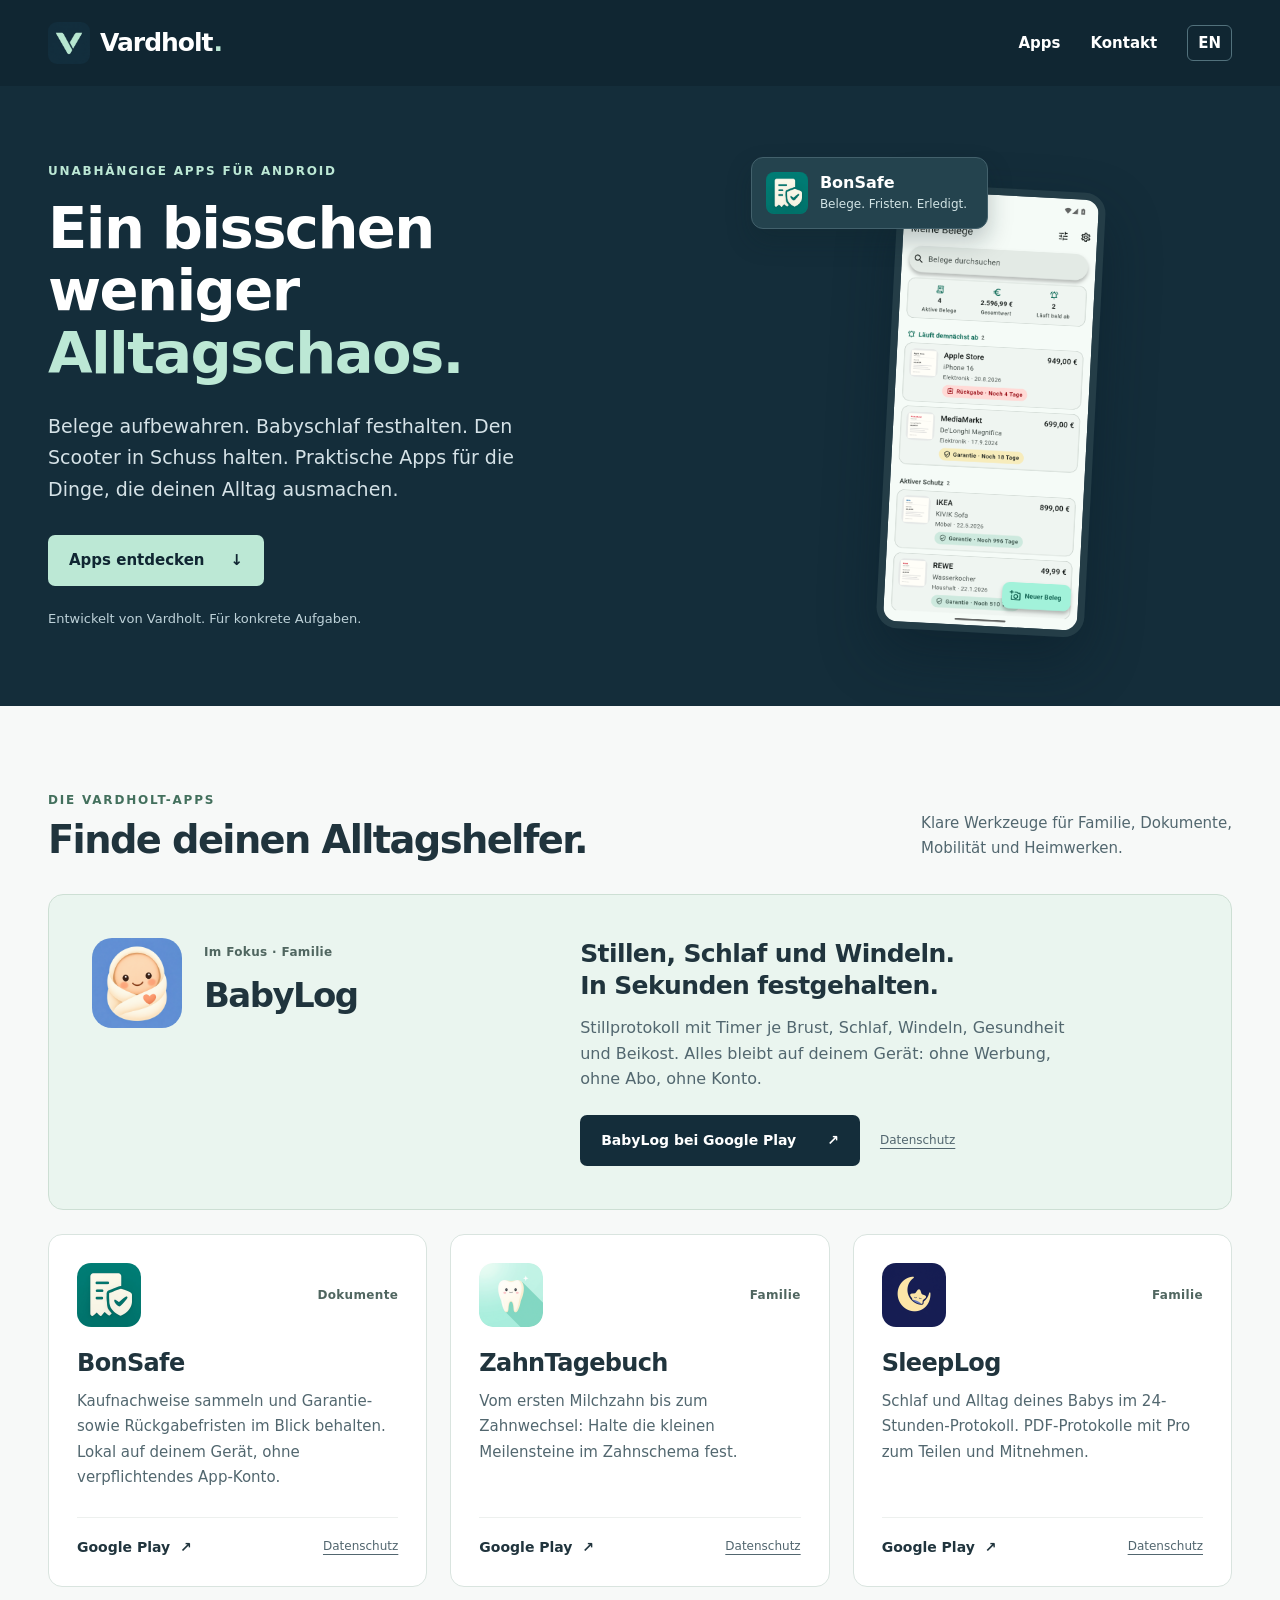
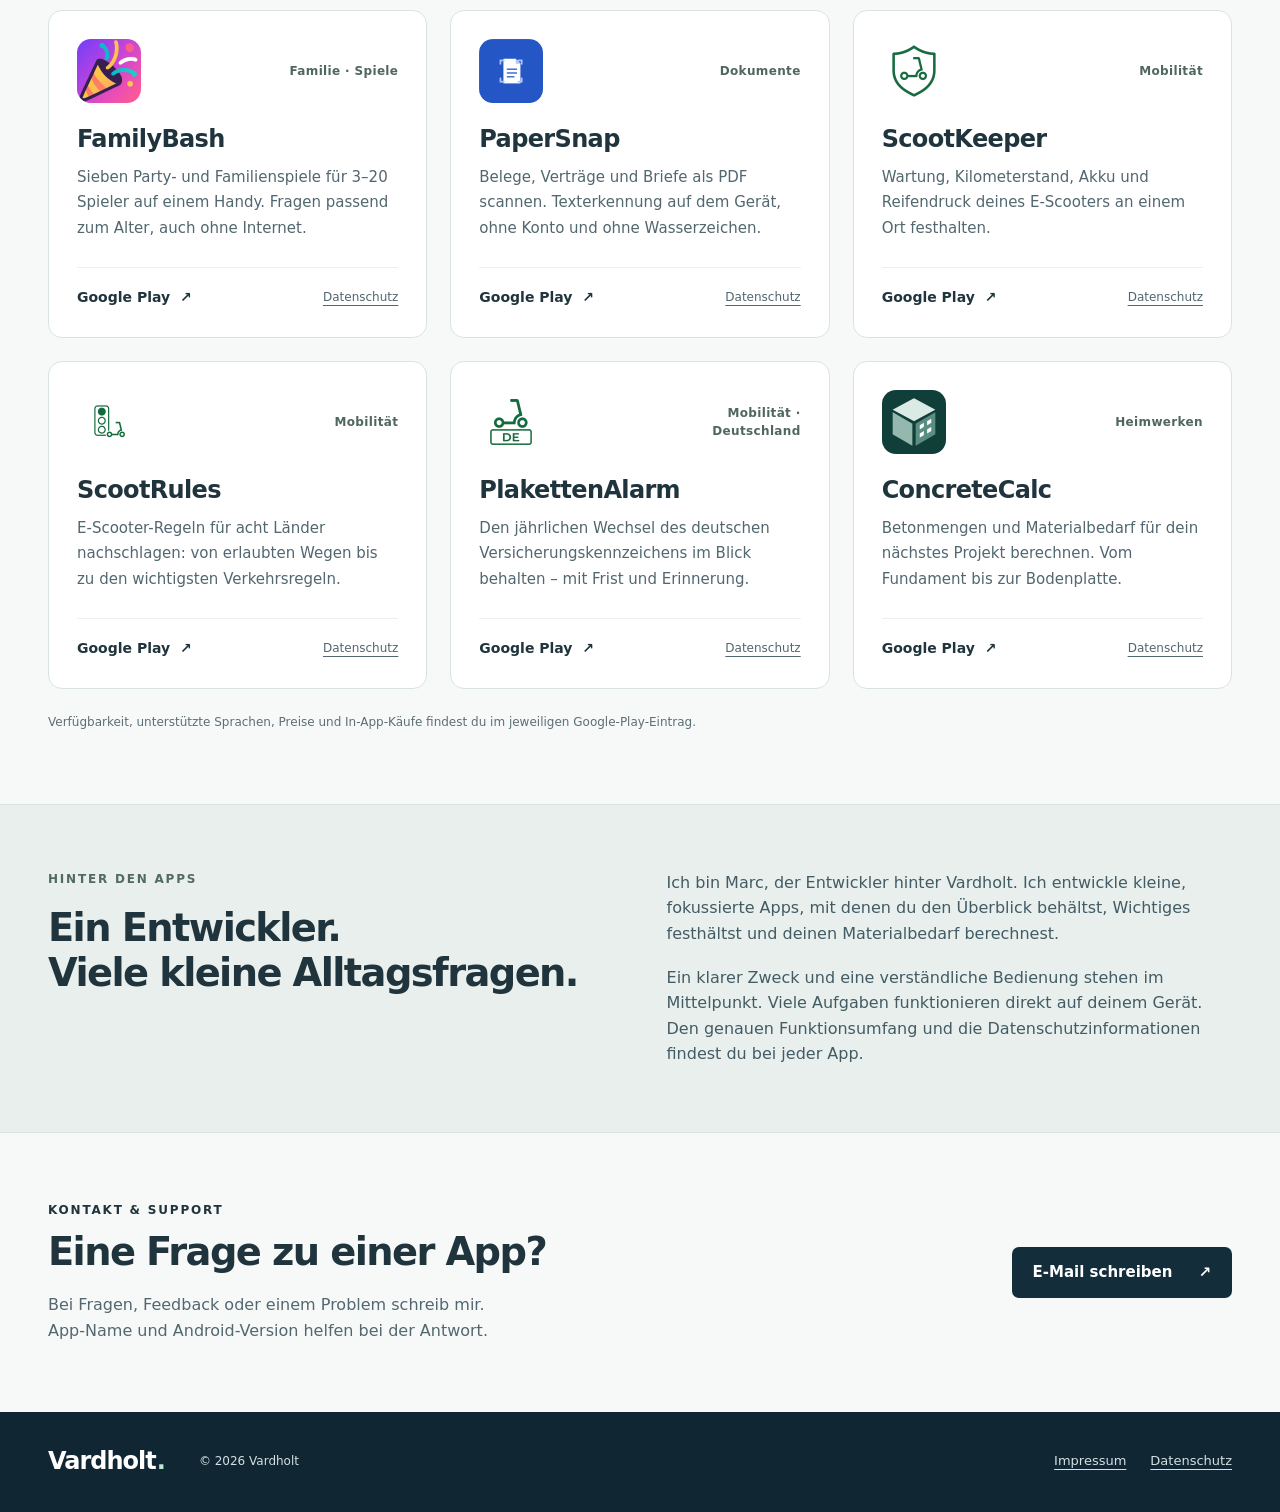
<file: index.html>
<!doctype html>
<html lang="de">
<head>
<meta charset="utf-8">
<meta name="viewport" content="width=device-width, initial-scale=1">
<meta name="color-scheme" content="light">
<meta name="theme-color" content="#142d3a">
<meta name="description" content="BabyLog, BonSafe, ZahnTagebuch, FamilyBash und mehr: unabhängige Android-Apps für Familie, Dokumente, Mobilität und Heimwerken. Offline-first, ohne Konto.">
<meta name="referrer" content="strict-origin-when-cross-origin">
<title>Vardholt – Praktische Apps für deinen Alltag</title>
<link rel="canonical" href="https://scorparc.github.io/">
<link rel="alternate" hreflang="de" href="https://scorparc.github.io/">
<link rel="alternate" hreflang="en" href="https://scorparc.github.io/en/">
<link rel="icon" type="image/png" href="assets/vardholt.png">
<link rel="stylesheet" href="style.css">
<meta property="og:type" content="website">
<meta property="og:site_name" content="Vardholt">
<meta property="og:title" content="Vardholt – Praktische Apps für deinen Alltag">
<meta property="og:description" content="BabyLog, BonSafe, ZahnTagebuch, FamilyBash und mehr: unabhängige Android-Apps für Familie, Dokumente, Mobilität und Heimwerken. Offline-first, ohne Konto.">
<meta property="og:url" content="https://scorparc.github.io/">
<script type="application/ld+json">{"@context":"https://schema.org","@graph":[{"@type":"Organization","@id":"https://scorparc.github.io/#org","name":"Vardholt","url":"https://scorparc.github.io/","logo":"https://scorparc.github.io/assets/vardholt.png","email":"vardholt@gmail.com"},{"@type":"WebSite","name":"Vardholt","url":"https://scorparc.github.io/","inLanguage":"de","publisher":{"@id":"https://scorparc.github.io/#org"}},{"@type":"ItemList","name":"Vardholt Apps","itemListElement":[{"@type":"ListItem","position":1,"item":{"@type":"MobileApplication","name":"BabyLog","operatingSystem":"Android","applicationCategory":"HealthApplication","url":"https://play.google.com/store/apps/details?id=de.babylog.app&hl=de","author":{"@id":"https://scorparc.github.io/#org"}}},{"@type":"ListItem","position":2,"item":{"@type":"MobileApplication","name":"BonSafe","operatingSystem":"Android","applicationCategory":"UtilitiesApplication","url":"https://play.google.com/store/apps/details?id=de.bonsafe.app&hl=de","author":{"@id":"https://scorparc.github.io/#org"}}},{"@type":"ListItem","position":3,"item":{"@type":"MobileApplication","name":"ZahnTagebuch","operatingSystem":"Android","applicationCategory":"HealthApplication","url":"https://play.google.com/store/apps/details?id=de.zahntagebuch.app&hl=de","author":{"@id":"https://scorparc.github.io/#org"}}},{"@type":"ListItem","position":4,"item":{"@type":"MobileApplication","name":"SleepLog","operatingSystem":"Android","applicationCategory":"HealthApplication","url":"https://play.google.com/store/apps/details?id=de.sleeplog.app&hl=de","author":{"@id":"https://scorparc.github.io/#org"}}},{"@type":"ListItem","position":5,"item":{"@type":"MobileApplication","name":"FamilyBash","operatingSystem":"Android","applicationCategory":"GameApplication","url":"https://play.google.com/store/apps/details?id=de.familybash.app&hl=de","author":{"@id":"https://scorparc.github.io/#org"}}},{"@type":"ListItem","position":6,"item":{"@type":"MobileApplication","name":"PaperSnap","operatingSystem":"Android","applicationCategory":"BusinessApplication","url":"https://play.google.com/store/apps/details?id=de.papersnap.app&hl=de","author":{"@id":"https://scorparc.github.io/#org"}}},{"@type":"ListItem","position":7,"item":{"@type":"MobileApplication","name":"ScootKeeper","operatingSystem":"Android","applicationCategory":"UtilitiesApplication","url":"https://play.google.com/store/apps/details?id=de.scootkeeper.app&hl=de","author":{"@id":"https://scorparc.github.io/#org"}}},{"@type":"ListItem","position":8,"item":{"@type":"MobileApplication","name":"ScootRules","operatingSystem":"Android","applicationCategory":"TravelApplication","url":"https://play.google.com/store/apps/details?id=de.scootrules.app&hl=de","author":{"@id":"https://scorparc.github.io/#org"}}},{"@type":"ListItem","position":9,"item":{"@type":"MobileApplication","name":"PlakettenAlarm","operatingSystem":"Android","applicationCategory":"UtilitiesApplication","url":"https://play.google.com/store/apps/details?id=de.plakettenalarm.app&hl=de","author":{"@id":"https://scorparc.github.io/#org"}}},{"@type":"ListItem","position":10,"item":{"@type":"MobileApplication","name":"ConcreteCalc","operatingSystem":"Android","applicationCategory":"UtilitiesApplication","url":"https://play.google.com/store/apps/details?id=de.concretecalc.app&hl=de","author":{"@id":"https://scorparc.github.io/#org"}}}]}]}</script>
</head>
<body>
<a class="skip-link" href="#main">Zum Inhalt</a>
<header class="site-header"><div class="wrap header-inner">
<a class="brand" href="./" aria-label="Vardholt Startseite"><img src="assets/vardholt.png" width="42" height="42" alt="">Vardholt<span class="brand-dot" aria-hidden="true">.</span></a>
<nav aria-label="Hauptnavigation"><a href="#apps">Apps</a><a href="#contact">Kontakt</a><a class="language" href="en/" lang="en" aria-label="English">EN</a></nav>
</div></header>
<main id="main">
<section class="hero"><div class="wrap hero-grid"><div class="hero-copy">
<p class="eyebrow">Unabhängige Apps für Android</p>
<h1>Ein bisschen weniger<br><span>Alltagschaos.</span></h1>
<p class="hero-intro">Belege aufbewahren. Babyschlaf festhalten. Den Scooter in Schuss halten. Praktische Apps für die Dinge, die deinen Alltag ausmachen.</p>
<a class="button button-mint" href="#apps">Apps entdecken <span aria-hidden="true">↓</span></a>
<p class="hero-note">Entwickelt von Vardholt. Für konkrete Aufgaben.</p>
</div><div class="hero-preview"><div class="preview-tag"><img src="assets/bonsafe.png" width="42" height="42" alt=""><div><strong>BonSafe</strong><span>Belege. Fristen. Erledigt.</span></div></div>
<img class="phone-screen" src="assets/bonsafe-preview.png" alt="BonSafe-Übersicht mit gespeicherten Belegen und anstehenden Garantiefristen." width="1080" height="2400" fetchpriority="high">
</div></div></section>
<section class="apps-section wrap" id="apps" aria-labelledby="apps-title"><div class="section-heading"><div><p class="eyebrow">Die Vardholt-Apps</p><h2 id="apps-title">Finde deinen Alltagshelfer.</h2></div><p>Klare Werkzeuge für Familie, Dokumente, <br>Mobilität und Heimwerken.</p></div>
<article class="featured-app"><div class="featured-identity"><img src="assets/baby-log.png" width="108" height="108" alt="" loading="lazy"><div><span class="category">Im Fokus · Familie</span><h3>BabyLog</h3></div></div>
<div class="featured-copy"><h4>Stillen, Schlaf und Windeln.<br>In Sekunden festgehalten.</h4><p>Stillprotokoll mit Timer je Brust, Schlaf, Windeln, Gesundheit und Beikost. Alles bleibt auf deinem Gerät: ohne Werbung, ohne Abo, ohne Konto.</p>
<div class="app-links"><a class="button button-dark" href="https://play.google.com/store/apps/details?id=de.babylog.app&amp;hl=de&amp;referrer=utm_source%3Dvardholt_web%26utm_medium%3Dlanding">BabyLog bei Google Play <span aria-hidden="true">↗</span></a><a class="privacy-link" href="https://scorparc.github.io/legal/babylog/datenschutz.html">Datenschutz</a></div></div></article>
<div class="app-grid"><article class="app-card"><div class="app-card-top"><img src="assets/bonsafe.png" alt="" width="68" height="68" loading="lazy"><span class="category">Dokumente</span></div><h3>BonSafe</h3><p>Kaufnachweise sammeln und Garantie- sowie Rückgabefristen im Blick behalten. Lokal auf deinem Gerät, ohne verpflichtendes App-Konto.</p><div class="app-links"><a href="https://play.google.com/store/apps/details?id=de.bonsafe.app&amp;hl=de&amp;referrer=utm_source%3Dvardholt_web%26utm_medium%3Dlanding" aria-label="BonSafe bei Google Play">Google Play <span aria-hidden="true">↗</span></a><a class="privacy-link" href="https://scorparc.github.io/legal/bonsafe/datenschutz.html">Datenschutz</a></div></article>
<article class="app-card"><div class="app-card-top"><img src="assets/tooth-diary.png" alt="" width="68" height="68" loading="lazy"><span class="category">Familie</span></div><h3>ZahnTagebuch</h3><p>Vom ersten Milchzahn bis zum Zahnwechsel: Halte die kleinen Meilensteine im Zahnschema fest.</p><div class="app-links"><a href="https://play.google.com/store/apps/details?id=de.zahntagebuch.app&amp;hl=de&amp;referrer=utm_source%3Dvardholt_web%26utm_medium%3Dlanding" aria-label="ZahnTagebuch bei Google Play">Google Play <span aria-hidden="true">↗</span></a><a class="privacy-link" href="https://scorparc.github.io/legal/zahntagebuch/datenschutz.html">Datenschutz</a></div></article>
<article class="app-card"><div class="app-card-top"><img src="assets/sleep-log.png" alt="" width="68" height="68" loading="lazy"><span class="category">Familie</span></div><h3>SleepLog</h3><p>Schlaf und Alltag deines Babys im 24-Stunden-Protokoll. PDF-Protokolle mit Pro zum Teilen und Mitnehmen.</p><div class="app-links"><a href="https://play.google.com/store/apps/details?id=de.sleeplog.app&amp;hl=de&amp;referrer=utm_source%3Dvardholt_web%26utm_medium%3Dlanding" aria-label="SleepLog bei Google Play">Google Play <span aria-hidden="true">↗</span></a><a class="privacy-link" href="https://scorparc.github.io/legal/sleeplog/datenschutz.html">Datenschutz</a></div></article>
<article class="app-card"><div class="app-card-top"><img src="assets/family-bash.png" alt="" width="68" height="68" loading="lazy"><span class="category">Familie · Spiele</span></div><h3>FamilyBash</h3><p>Sieben Party- und Familienspiele für 3–20 Spieler auf einem Handy. Fragen passend zum Alter, auch ohne Internet.</p><div class="app-links"><a href="https://play.google.com/store/apps/details?id=de.familybash.app&amp;hl=de&amp;referrer=utm_source%3Dvardholt_web%26utm_medium%3Dlanding" aria-label="FamilyBash bei Google Play">Google Play <span aria-hidden="true">↗</span></a><a class="privacy-link" href="https://scorparc.github.io/legal/familybash/datenschutz.html">Datenschutz</a></div></article>
<article class="app-card"><div class="app-card-top"><img src="assets/paper-snap.png" alt="" width="68" height="68" loading="lazy"><span class="category">Dokumente</span></div><h3>PaperSnap</h3><p>Belege, Verträge und Briefe als PDF scannen. Texterkennung auf dem Gerät, ohne Konto und ohne Wasserzeichen.</p><div class="app-links"><a href="https://play.google.com/store/apps/details?id=de.papersnap.app&amp;hl=de&amp;referrer=utm_source%3Dvardholt_web%26utm_medium%3Dlanding" aria-label="PaperSnap bei Google Play">Google Play <span aria-hidden="true">↗</span></a><a class="privacy-link" href="https://scorparc.github.io/legal/papersnap/datenschutz.html">Datenschutz</a></div></article>
<article class="app-card"><div class="app-card-top"><img src="assets/scoot-keeper.png" alt="" width="68" height="68" loading="lazy"><span class="category">Mobilität</span></div><h3>ScootKeeper</h3><p>Wartung, Kilometerstand, Akku und Reifendruck deines E-Scooters an einem Ort festhalten.</p><div class="app-links"><a href="https://play.google.com/store/apps/details?id=de.scootkeeper.app&amp;hl=de&amp;referrer=utm_source%3Dvardholt_web%26utm_medium%3Dlanding" aria-label="ScootKeeper bei Google Play">Google Play <span aria-hidden="true">↗</span></a><a class="privacy-link" href="https://scorparc.github.io/legal/scootkeeper/datenschutz.html">Datenschutz</a></div></article>
<article class="app-card"><div class="app-card-top"><img src="assets/scoot-rules.png" alt="" width="68" height="68" loading="lazy"><span class="category">Mobilität</span></div><h3>ScootRules</h3><p>E-Scooter-Regeln für acht Länder nachschlagen: von erlaubten Wegen bis zu den wichtigsten Verkehrsregeln.</p><div class="app-links"><a href="https://play.google.com/store/apps/details?id=de.scootrules.app&amp;hl=de&amp;referrer=utm_source%3Dvardholt_web%26utm_medium%3Dlanding" aria-label="ScootRules bei Google Play">Google Play <span aria-hidden="true">↗</span></a><a class="privacy-link" href="https://scorparc.github.io/legal/scootrules/datenschutz.html">Datenschutz</a></div></article>
<article class="app-card"><div class="app-card-top"><img src="assets/plate-alert.png" alt="" width="68" height="68" loading="lazy"><span class="category">Mobilität · Deutschland</span></div><h3>PlakettenAlarm</h3><p>Den jährlichen Wechsel des deutschen Versicherungskennzeichens im Blick behalten – mit Frist und Erinnerung.</p><div class="app-links"><a href="https://play.google.com/store/apps/details?id=de.plakettenalarm.app&amp;hl=de&amp;referrer=utm_source%3Dvardholt_web%26utm_medium%3Dlanding" aria-label="PlakettenAlarm bei Google Play">Google Play <span aria-hidden="true">↗</span></a><a class="privacy-link" href="https://scorparc.github.io/legal/plakettenalarm/datenschutz.html">Datenschutz</a></div></article>
<article class="app-card"><div class="app-card-top"><img src="assets/concrete-calc.png" alt="" width="68" height="68" loading="lazy"><span class="category">Heimwerken</span></div><h3>ConcreteCalc</h3><p>Betonmengen und Materialbedarf für dein nächstes Projekt berechnen. Vom Fundament bis zur Bodenplatte.</p><div class="app-links"><a href="https://play.google.com/store/apps/details?id=de.concretecalc.app&amp;hl=de&amp;referrer=utm_source%3Dvardholt_web%26utm_medium%3Dlanding" aria-label="ConcreteCalc bei Google Play">Google Play <span aria-hidden="true">↗</span></a><a class="privacy-link" href="https://scorparc.github.io/legal/concretecalc/datenschutz.html">Datenschutz</a></div></article></div><p class="store-note">Verfügbarkeit, unterstützte Sprachen, Preise und In-App-Käufe findest du im jeweiligen Google-Play-Eintrag.</p></section>
<section class="about-section" aria-labelledby="about-title"><div class="wrap about-grid"><div><p class="eyebrow">Hinter den Apps</p><h2 id="about-title">Ein Entwickler.<br>Viele kleine Alltagsfragen.</h2></div><div class="about-copy">
<p>Ich bin Marc, der Entwickler hinter Vardholt. Ich entwickle kleine, fokussierte Apps, mit denen du den Überblick behältst, Wichtiges festhältst und deinen Materialbedarf berechnest.</p>
<p>Ein klarer Zweck und eine verständliche Bedienung stehen im Mittelpunkt. Viele Aufgaben funktionieren direkt auf deinem Gerät. Den genauen Funktionsumfang und die Datenschutzinformationen findest du bei jeder App.</p>
</div></div></section>
<section class="contact-section wrap" id="contact" aria-labelledby="contact-title"><div><p class="eyebrow">Kontakt & Support</p><h2 id="contact-title">Eine Frage zu einer App?</h2><p>Bei Fragen, Feedback oder einem Problem schreib mir.<br>App-Name und Android-Version helfen bei der Antwort.</p></div><a class="button button-dark" href="mailto:vardholt@gmail.com">E-Mail schreiben <span aria-hidden="true">↗</span></a></section>
</main>
<footer class="site-footer"><div class="wrap footer-inner"><a class="brand footer-brand" href="./">Vardholt<span class="brand-dot" aria-hidden="true">.</span></a><p>© 2026 Vardholt</p><nav aria-label="Rechtliche Informationen"><a href="https://scorparc.github.io/legal/impressum.html">Impressum</a><a href="privacy.html">Datenschutz</a></nav></div></footer>
</body>
</html>
</file>
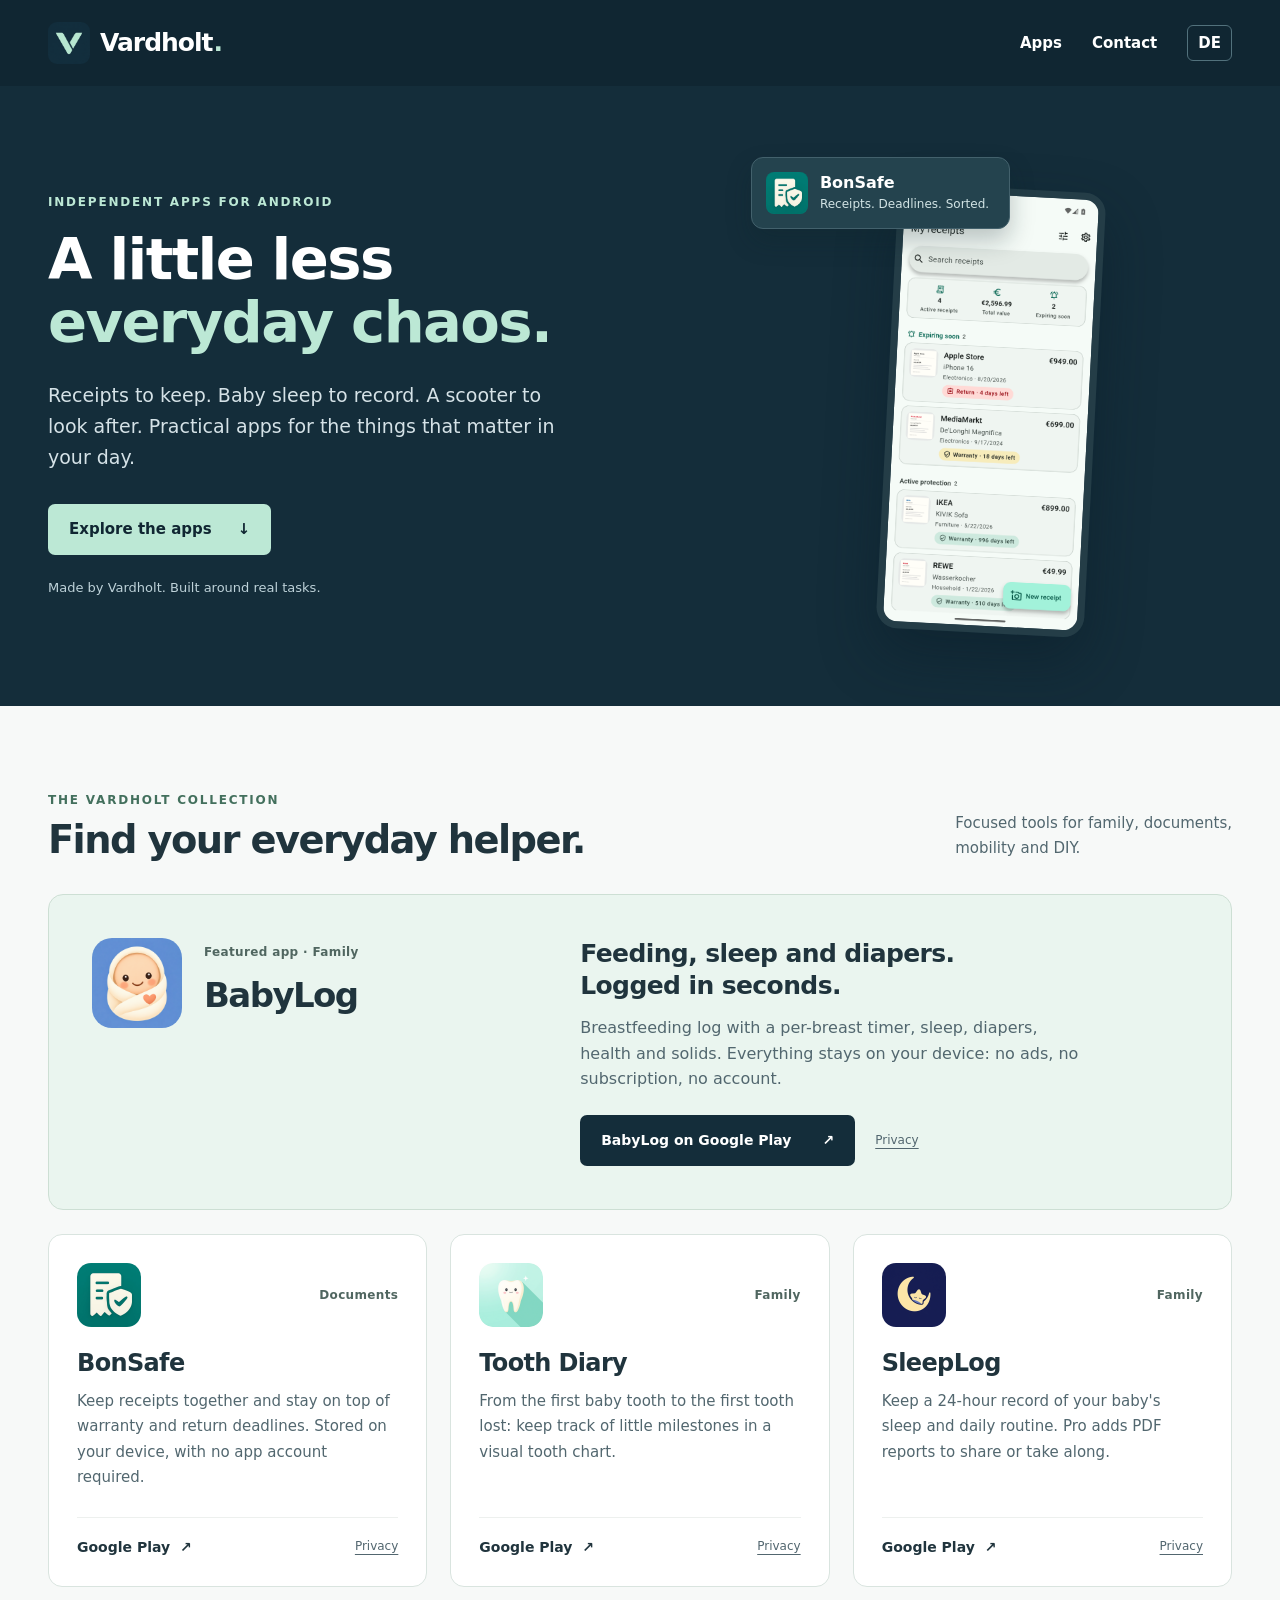
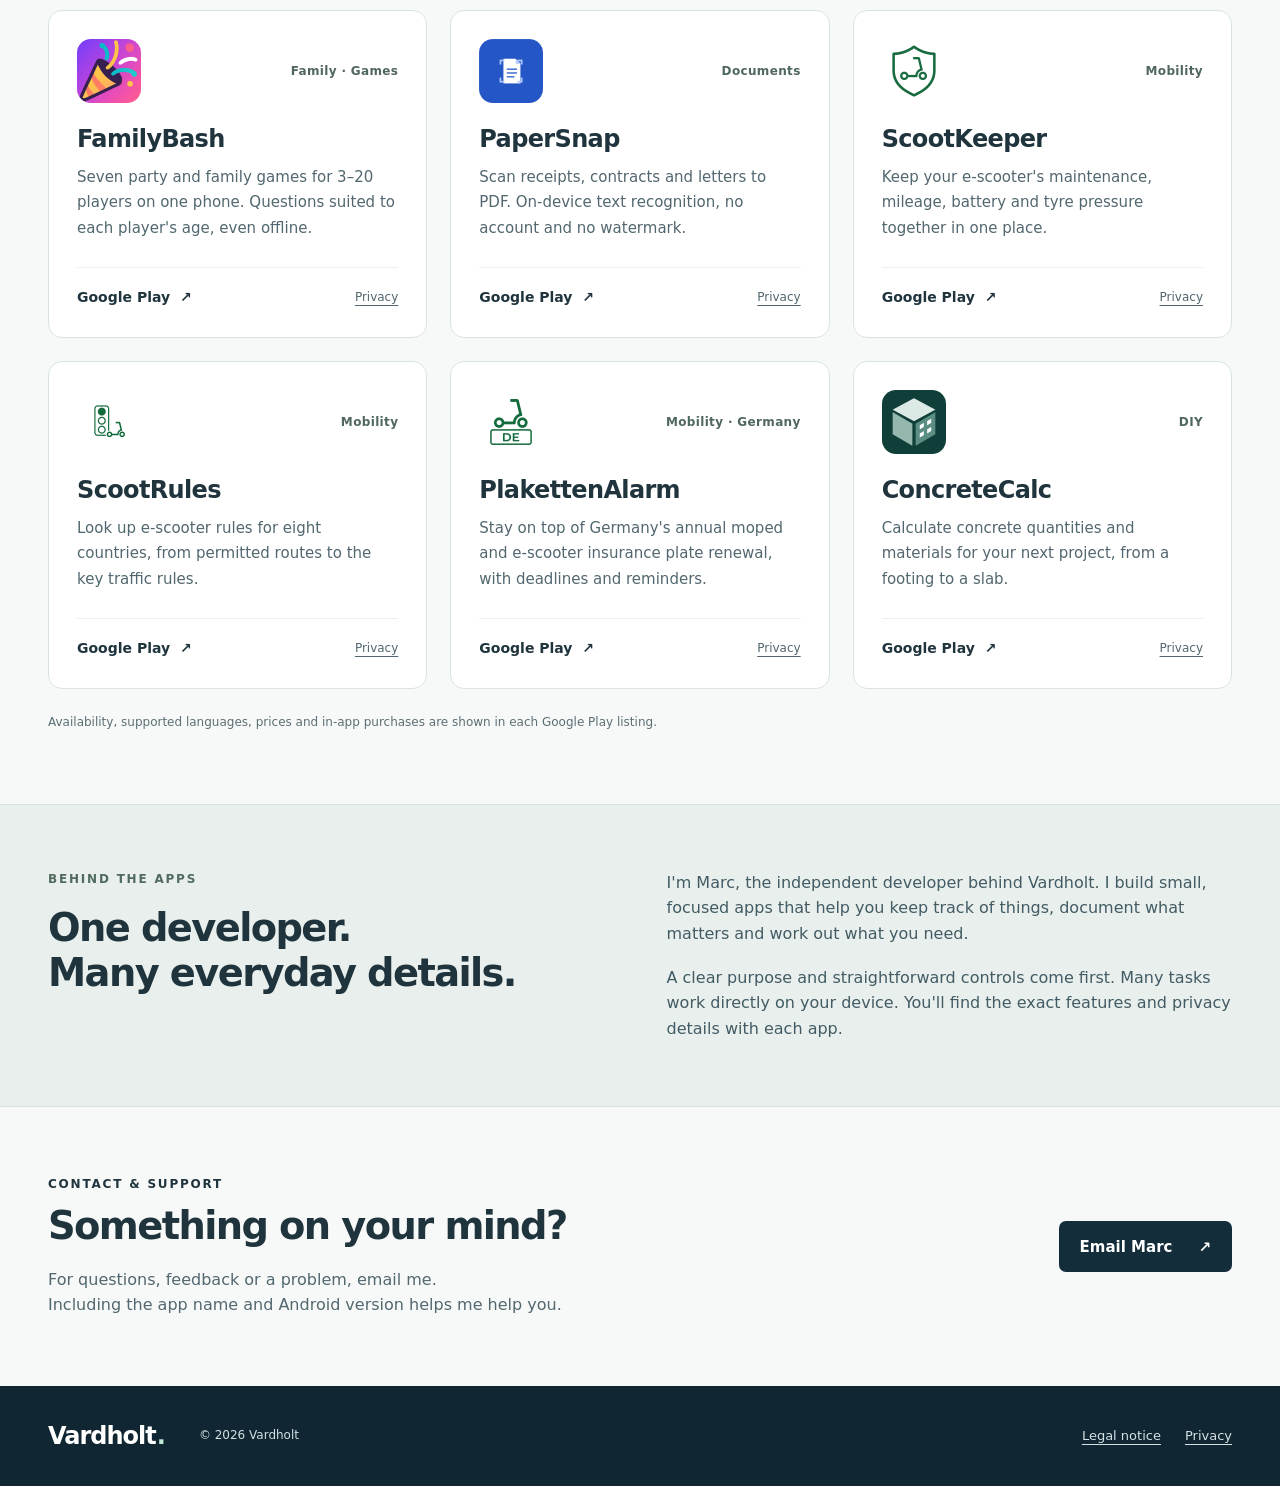
<file: en/index.html>
<!doctype html>
<html lang="en">
<head>
<meta charset="utf-8">
<meta name="viewport" content="width=device-width, initial-scale=1">
<meta name="color-scheme" content="light">
<meta name="theme-color" content="#142d3a">
<meta name="description" content="BabyLog, BonSafe, ZahnTagebuch, FamilyBash and more: independent Android apps for family, documents, mobility and DIY. Offline-first, no account.">
<meta name="referrer" content="strict-origin-when-cross-origin">
<title>Vardholt — Practical apps for everyday life</title>
<link rel="canonical" href="https://scorparc.github.io/en/">
<link rel="alternate" hreflang="de" href="https://scorparc.github.io/">
<link rel="alternate" hreflang="en" href="https://scorparc.github.io/en/">
<link rel="icon" type="image/png" href="../assets/vardholt.png">
<link rel="stylesheet" href="../style.css">
<meta property="og:type" content="website">
<meta property="og:site_name" content="Vardholt">
<meta property="og:title" content="Vardholt — Practical apps for everyday life">
<meta property="og:description" content="BabyLog, BonSafe, ZahnTagebuch, FamilyBash and more: independent Android apps for family, documents, mobility and DIY. Offline-first, no account.">
<meta property="og:url" content="https://scorparc.github.io/en/">
<script type="application/ld+json">{"@context":"https://schema.org","@graph":[{"@type":"Organization","@id":"https://scorparc.github.io/#org","name":"Vardholt","url":"https://scorparc.github.io/","logo":"https://scorparc.github.io/assets/vardholt.png","email":"vardholt@gmail.com"},{"@type":"WebSite","name":"Vardholt","url":"https://scorparc.github.io/en/","inLanguage":"en","publisher":{"@id":"https://scorparc.github.io/#org"}},{"@type":"ItemList","name":"Vardholt Apps","itemListElement":[{"@type":"ListItem","position":1,"item":{"@type":"MobileApplication","name":"BabyLog","operatingSystem":"Android","applicationCategory":"HealthApplication","url":"https://play.google.com/store/apps/details?id=de.babylog.app&hl=en","author":{"@id":"https://scorparc.github.io/#org"}}},{"@type":"ListItem","position":2,"item":{"@type":"MobileApplication","name":"BonSafe","operatingSystem":"Android","applicationCategory":"UtilitiesApplication","url":"https://play.google.com/store/apps/details?id=de.bonsafe.app&hl=en","author":{"@id":"https://scorparc.github.io/#org"}}},{"@type":"ListItem","position":3,"item":{"@type":"MobileApplication","name":"ZahnTagebuch","operatingSystem":"Android","applicationCategory":"HealthApplication","url":"https://play.google.com/store/apps/details?id=de.zahntagebuch.app&hl=en","author":{"@id":"https://scorparc.github.io/#org"}}},{"@type":"ListItem","position":4,"item":{"@type":"MobileApplication","name":"SleepLog","operatingSystem":"Android","applicationCategory":"HealthApplication","url":"https://play.google.com/store/apps/details?id=de.sleeplog.app&hl=en","author":{"@id":"https://scorparc.github.io/#org"}}},{"@type":"ListItem","position":5,"item":{"@type":"MobileApplication","name":"FamilyBash","operatingSystem":"Android","applicationCategory":"GameApplication","url":"https://play.google.com/store/apps/details?id=de.familybash.app&hl=en","author":{"@id":"https://scorparc.github.io/#org"}}},{"@type":"ListItem","position":6,"item":{"@type":"MobileApplication","name":"PaperSnap","operatingSystem":"Android","applicationCategory":"BusinessApplication","url":"https://play.google.com/store/apps/details?id=de.papersnap.app&hl=en","author":{"@id":"https://scorparc.github.io/#org"}}},{"@type":"ListItem","position":7,"item":{"@type":"MobileApplication","name":"ScootKeeper","operatingSystem":"Android","applicationCategory":"UtilitiesApplication","url":"https://play.google.com/store/apps/details?id=de.scootkeeper.app&hl=en","author":{"@id":"https://scorparc.github.io/#org"}}},{"@type":"ListItem","position":8,"item":{"@type":"MobileApplication","name":"ScootRules","operatingSystem":"Android","applicationCategory":"TravelApplication","url":"https://play.google.com/store/apps/details?id=de.scootrules.app&hl=en","author":{"@id":"https://scorparc.github.io/#org"}}},{"@type":"ListItem","position":9,"item":{"@type":"MobileApplication","name":"PlakettenAlarm","operatingSystem":"Android","applicationCategory":"UtilitiesApplication","url":"https://play.google.com/store/apps/details?id=de.plakettenalarm.app&hl=en","author":{"@id":"https://scorparc.github.io/#org"}}},{"@type":"ListItem","position":10,"item":{"@type":"MobileApplication","name":"ConcreteCalc","operatingSystem":"Android","applicationCategory":"UtilitiesApplication","url":"https://play.google.com/store/apps/details?id=de.concretecalc.app&hl=en","author":{"@id":"https://scorparc.github.io/#org"}}}]}]}</script>
</head>
<body>
<a class="skip-link" href="#main">Skip to content</a>
<header class="site-header"><div class="wrap header-inner">
<a class="brand" href="./" aria-label="Vardholt home"><img src="../assets/vardholt.png" width="42" height="42" alt="">Vardholt<span class="brand-dot" aria-hidden="true">.</span></a>
<nav aria-label="Main navigation"><a href="#apps">Apps</a><a href="#contact">Contact</a><a class="language" href="../" lang="de" aria-label="Deutsch">DE</a></nav>
</div></header>
<main id="main">
<section class="hero"><div class="wrap hero-grid"><div class="hero-copy">
<p class="eyebrow">Independent apps for Android</p>
<h1>A little less<br><span>everyday chaos.</span></h1>
<p class="hero-intro">Receipts to keep. Baby sleep to record. A scooter to look after. Practical apps for the things that matter in your day.</p>
<a class="button button-mint" href="#apps">Explore the apps <span aria-hidden="true">↓</span></a>
<p class="hero-note">Made by Vardholt. Built around real tasks.</p>
</div><div class="hero-preview"><div class="preview-tag"><img src="../assets/bonsafe.png" width="42" height="42" alt=""><div><strong>BonSafe</strong><span>Receipts. Deadlines. Sorted.</span></div></div>
<img class="phone-screen" src="../assets/bonsafe-preview-en.png" alt="BonSafe dashboard with saved receipts and upcoming warranty deadlines." width="1080" height="2400" fetchpriority="high">
</div></div></section>
<section class="apps-section wrap" id="apps" aria-labelledby="apps-title"><div class="section-heading"><div><p class="eyebrow">The Vardholt collection</p><h2 id="apps-title">Find your everyday helper.</h2></div><p>Focused tools for family, documents, <br>mobility and DIY.</p></div>
<article class="featured-app"><div class="featured-identity"><img src="../assets/baby-log.png" width="108" height="108" alt="" loading="lazy"><div><span class="category">Featured app · Family</span><h3>BabyLog</h3></div></div>
<div class="featured-copy"><h4>Feeding, sleep and diapers.<br>Logged in seconds.</h4><p>Breastfeeding log with a per-breast timer, sleep, diapers, health and solids. Everything stays on your device: no ads, no subscription, no account.</p>
<div class="app-links"><a class="button button-dark" href="https://play.google.com/store/apps/details?id=de.babylog.app&amp;hl=en&amp;referrer=utm_source%3Dvardholt_web%26utm_medium%3Dlanding">BabyLog on Google Play <span aria-hidden="true">↗</span></a><a class="privacy-link" href="https://scorparc.github.io/legal/babylog/datenschutz_en.html">Privacy</a></div></div></article>
<div class="app-grid"><article class="app-card"><div class="app-card-top"><img src="../assets/bonsafe.png" alt="" width="68" height="68" loading="lazy"><span class="category">Documents</span></div><h3>BonSafe</h3><p>Keep receipts together and stay on top of warranty and return deadlines. Stored on your device, with no app account required.</p><div class="app-links"><a href="https://play.google.com/store/apps/details?id=de.bonsafe.app&amp;hl=en&amp;referrer=utm_source%3Dvardholt_web%26utm_medium%3Dlanding" aria-label="BonSafe on Google Play">Google Play <span aria-hidden="true">↗</span></a><a class="privacy-link" href="https://scorparc.github.io/legal/bonsafe/datenschutz_en.html">Privacy</a></div></article>
<article class="app-card"><div class="app-card-top"><img src="../assets/tooth-diary.png" alt="" width="68" height="68" loading="lazy"><span class="category">Family</span></div><h3>Tooth Diary</h3><p>From the first baby tooth to the first tooth lost: keep track of little milestones in a visual tooth chart.</p><div class="app-links"><a href="https://play.google.com/store/apps/details?id=de.zahntagebuch.app&amp;hl=en&amp;referrer=utm_source%3Dvardholt_web%26utm_medium%3Dlanding" aria-label="Tooth Diary on Google Play">Google Play <span aria-hidden="true">↗</span></a><a class="privacy-link" href="https://scorparc.github.io/legal/zahntagebuch/datenschutz_en.html">Privacy</a></div></article>
<article class="app-card"><div class="app-card-top"><img src="../assets/sleep-log.png" alt="" width="68" height="68" loading="lazy"><span class="category">Family</span></div><h3>SleepLog</h3><p>Keep a 24-hour record of your baby's sleep and daily routine. Pro adds PDF reports to share or take along.</p><div class="app-links"><a href="https://play.google.com/store/apps/details?id=de.sleeplog.app&amp;hl=en&amp;referrer=utm_source%3Dvardholt_web%26utm_medium%3Dlanding" aria-label="SleepLog on Google Play">Google Play <span aria-hidden="true">↗</span></a><a class="privacy-link" href="https://scorparc.github.io/legal/sleeplog/datenschutz_en.html">Privacy</a></div></article>
<article class="app-card"><div class="app-card-top"><img src="../assets/family-bash.png" alt="" width="68" height="68" loading="lazy"><span class="category">Family · Games</span></div><h3>FamilyBash</h3><p>Seven party and family games for 3–20 players on one phone. Questions suited to each player's age, even offline.</p><div class="app-links"><a href="https://play.google.com/store/apps/details?id=de.familybash.app&amp;hl=en&amp;referrer=utm_source%3Dvardholt_web%26utm_medium%3Dlanding" aria-label="FamilyBash on Google Play">Google Play <span aria-hidden="true">↗</span></a><a class="privacy-link" href="https://scorparc.github.io/legal/familybash/datenschutz_en.html">Privacy</a></div></article>
<article class="app-card"><div class="app-card-top"><img src="../assets/paper-snap.png" alt="" width="68" height="68" loading="lazy"><span class="category">Documents</span></div><h3>PaperSnap</h3><p>Scan receipts, contracts and letters to PDF. On-device text recognition, no account and no watermark.</p><div class="app-links"><a href="https://play.google.com/store/apps/details?id=de.papersnap.app&amp;hl=en&amp;referrer=utm_source%3Dvardholt_web%26utm_medium%3Dlanding" aria-label="PaperSnap on Google Play">Google Play <span aria-hidden="true">↗</span></a><a class="privacy-link" href="https://scorparc.github.io/legal/papersnap/datenschutz_en.html">Privacy</a></div></article>
<article class="app-card"><div class="app-card-top"><img src="../assets/scoot-keeper.png" alt="" width="68" height="68" loading="lazy"><span class="category">Mobility</span></div><h3>ScootKeeper</h3><p>Keep your e-scooter's maintenance, mileage, battery and tyre pressure together in one place.</p><div class="app-links"><a href="https://play.google.com/store/apps/details?id=de.scootkeeper.app&amp;hl=en&amp;referrer=utm_source%3Dvardholt_web%26utm_medium%3Dlanding" aria-label="ScootKeeper on Google Play">Google Play <span aria-hidden="true">↗</span></a><a class="privacy-link" href="https://scorparc.github.io/legal/scootkeeper/datenschutz_en.html">Privacy</a></div></article>
<article class="app-card"><div class="app-card-top"><img src="../assets/scoot-rules.png" alt="" width="68" height="68" loading="lazy"><span class="category">Mobility</span></div><h3>ScootRules</h3><p>Look up e-scooter rules for eight countries, from permitted routes to the key traffic rules.</p><div class="app-links"><a href="https://play.google.com/store/apps/details?id=de.scootrules.app&amp;hl=en&amp;referrer=utm_source%3Dvardholt_web%26utm_medium%3Dlanding" aria-label="ScootRules on Google Play">Google Play <span aria-hidden="true">↗</span></a><a class="privacy-link" href="https://scorparc.github.io/legal/scootrules/datenschutz_en.html">Privacy</a></div></article>
<article class="app-card"><div class="app-card-top"><img src="../assets/plate-alert.png" alt="" width="68" height="68" loading="lazy"><span class="category">Mobility · Germany</span></div><h3>PlakettenAlarm</h3><p>Stay on top of Germany's annual moped and e-scooter insurance plate renewal, with deadlines and reminders.</p><div class="app-links"><a href="https://play.google.com/store/apps/details?id=de.plakettenalarm.app&amp;hl=en&amp;referrer=utm_source%3Dvardholt_web%26utm_medium%3Dlanding" aria-label="PlakettenAlarm on Google Play">Google Play <span aria-hidden="true">↗</span></a><a class="privacy-link" href="https://scorparc.github.io/legal/plakettenalarm/datenschutz_en.html">Privacy</a></div></article>
<article class="app-card"><div class="app-card-top"><img src="../assets/concrete-calc.png" alt="" width="68" height="68" loading="lazy"><span class="category">DIY</span></div><h3>ConcreteCalc</h3><p>Calculate concrete quantities and materials for your next project, from a footing to a slab.</p><div class="app-links"><a href="https://play.google.com/store/apps/details?id=de.concretecalc.app&amp;hl=en&amp;referrer=utm_source%3Dvardholt_web%26utm_medium%3Dlanding" aria-label="ConcreteCalc on Google Play">Google Play <span aria-hidden="true">↗</span></a><a class="privacy-link" href="https://scorparc.github.io/legal/concretecalc/datenschutz_en.html">Privacy</a></div></article></div><p class="store-note">Availability, supported languages, prices and in-app purchases are shown in each Google Play listing.</p></section>
<section class="about-section" aria-labelledby="about-title"><div class="wrap about-grid"><div><p class="eyebrow">Behind the apps</p><h2 id="about-title">One developer.<br>Many everyday details.</h2></div><div class="about-copy">
<p>I'm Marc, the independent developer behind Vardholt. I build small, focused apps that help you keep track of things, document what matters and work out what you need.</p>
<p>A clear purpose and straightforward controls come first. Many tasks work directly on your device. You'll find the exact features and privacy details with each app.</p>
</div></div></section>
<section class="contact-section wrap" id="contact" aria-labelledby="contact-title"><div><p class="eyebrow">Contact & support</p><h2 id="contact-title">Something on your mind?</h2><p>For questions, feedback or a problem, email me.<br>Including the app name and Android version helps me help you.</p></div><a class="button button-dark" href="mailto:vardholt@gmail.com">Email Marc <span aria-hidden="true">↗</span></a></section>
</main>
<footer class="site-footer"><div class="wrap footer-inner"><a class="brand footer-brand" href="./">Vardholt<span class="brand-dot" aria-hidden="true">.</span></a><p>© 2026 Vardholt</p><nav aria-label="Legal information"><a href="https://scorparc.github.io/legal/impressum_en.html">Legal notice</a><a href="privacy.html">Privacy</a></nav></div></footer>
</body>
</html>
</file>
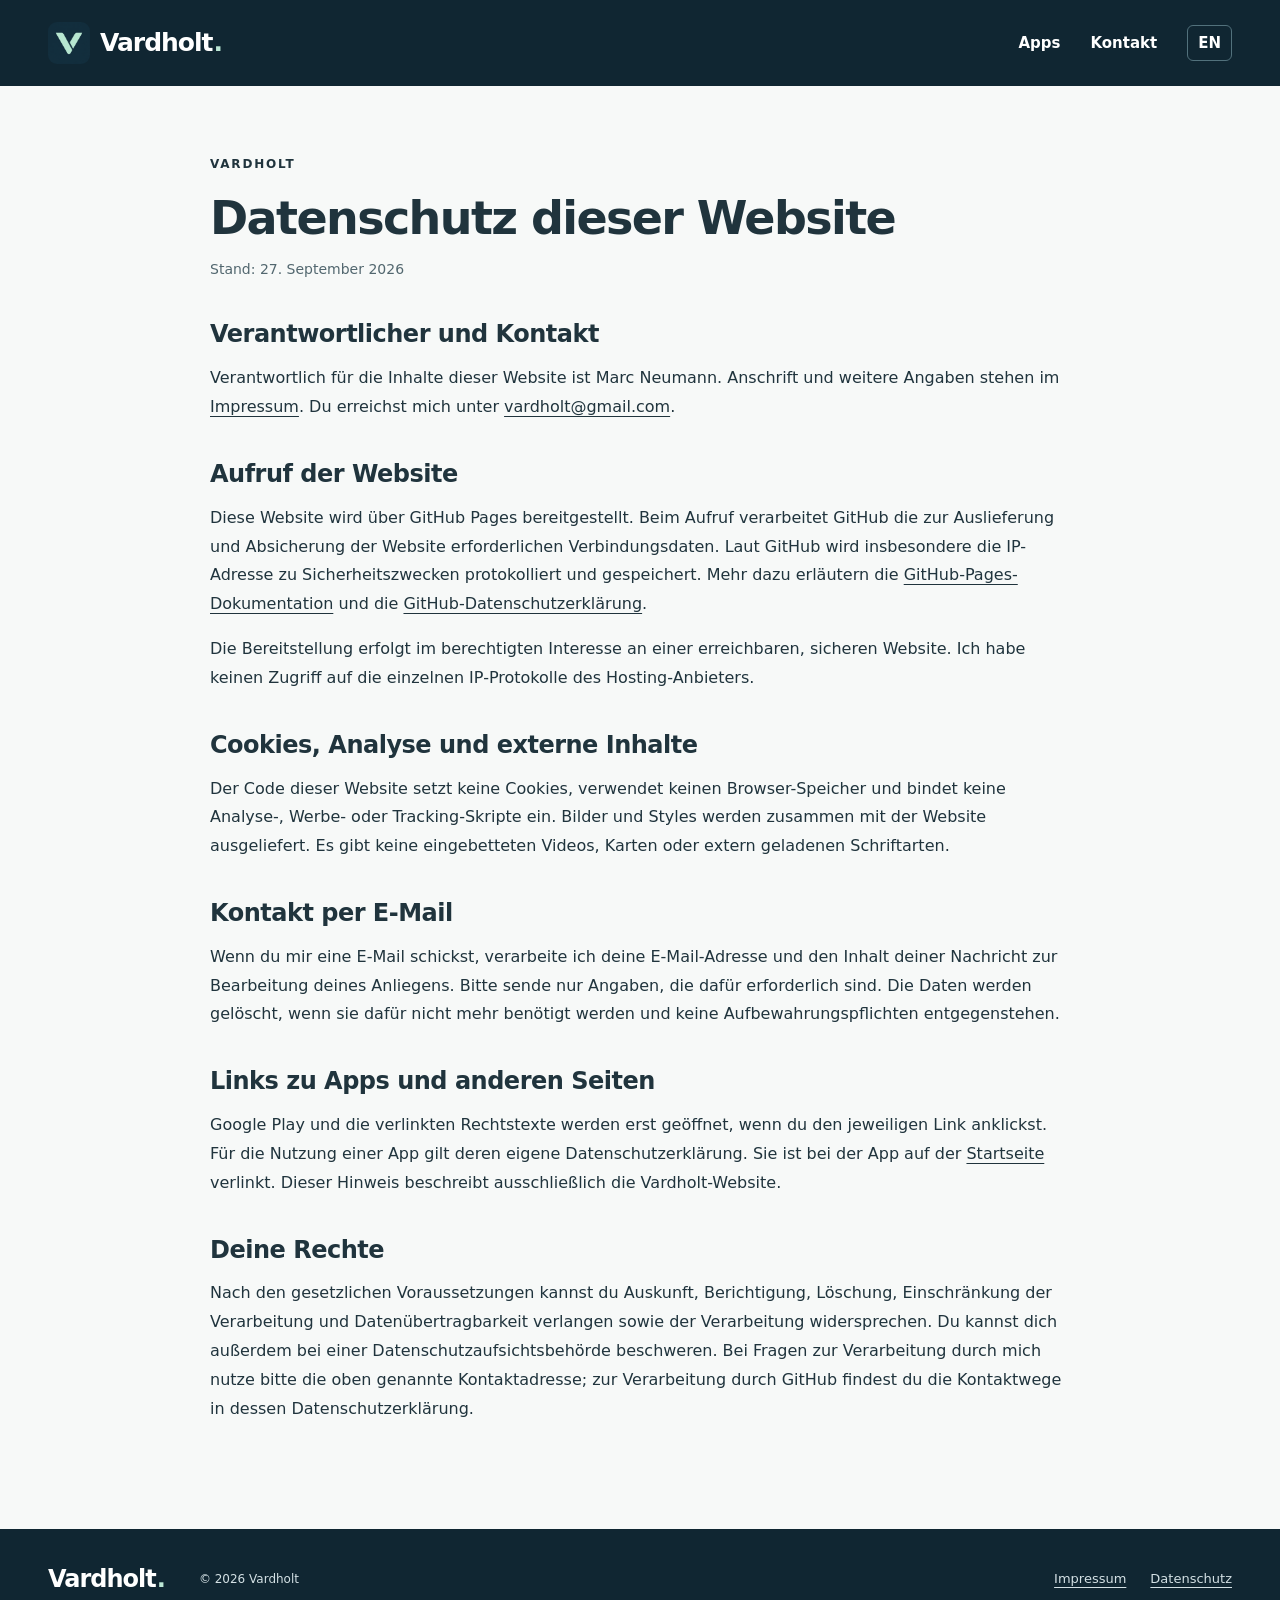
<file: privacy.html>
<!doctype html>
<html lang="de">
<head>
<meta charset="utf-8">
<meta name="robots" content="noindex, follow, noarchive">
<meta name="viewport" content="width=device-width, initial-scale=1">
<meta name="color-scheme" content="light">
<meta name="theme-color" content="#142d3a">
<meta name="description" content="Informationen zum Datenschutz auf der Vardholt-Website.">
<meta name="referrer" content="strict-origin-when-cross-origin">
<title>Datenschutz – Vardholt</title>
<link rel="canonical" href="https://scorparc.github.io/privacy.html">
<link rel="alternate" hreflang="de" href="https://scorparc.github.io/privacy.html">
<link rel="alternate" hreflang="en" href="https://scorparc.github.io/en/privacy.html">
<link rel="icon" type="image/png" href="assets/vardholt.png">
<link rel="stylesheet" href="style.css">
<meta property="og:type" content="website">
<meta property="og:site_name" content="Vardholt">
<meta property="og:title" content="Datenschutz – Vardholt">
<meta property="og:description" content="Informationen zum Datenschutz auf der Vardholt-Website.">
<meta property="og:url" content="https://scorparc.github.io/privacy.html">
</head>
<body>
<a class="skip-link" href="#main">Zum Inhalt</a>
<header class="site-header"><div class="wrap header-inner">
<a class="brand" href="./" aria-label="Vardholt Startseite"><img src="assets/vardholt.png" width="42" height="42" alt="">Vardholt<span class="brand-dot" aria-hidden="true">.</span></a>
<nav aria-label="Hauptnavigation"><a href="./#apps">Apps</a><a href="./#contact">Kontakt</a><a class="language" href="en/privacy.html" lang="en" aria-label="English">EN</a></nav>
</div></header>
<main id="main" class="wrap legal-page"><p class="eyebrow">Vardholt</p><h1>Datenschutz dieser Website</h1><p class="legal-date">Stand: 27. September 2026</p>
<h2>Verantwortlicher und Kontakt</h2><p>Verantwortlich für die Inhalte dieser Website ist Marc Neumann. Anschrift und weitere Angaben stehen im <a href="https://scorparc.github.io/legal/impressum.html">Impressum</a>. Du erreichst mich unter <a href="mailto:vardholt@gmail.com">vardholt@gmail.com</a>.</p>
<h2>Aufruf der Website</h2><p>Diese Website wird über GitHub Pages bereitgestellt. Beim Aufruf verarbeitet GitHub die zur Auslieferung und Absicherung der Website erforderlichen Verbindungsdaten. Laut GitHub wird insbesondere die IP-Adresse zu Sicherheitszwecken protokolliert und gespeichert. Mehr dazu erläutern die <a href="https://docs.github.com/en/pages/getting-started-with-github-pages/what-is-github-pages#data-collection">GitHub-Pages-Dokumentation</a> und die <a href="https://docs.github.com/en/site-policy/privacy-policies/github-general-privacy-statement">GitHub-Datenschutzerklärung</a>.</p><p>Die Bereitstellung erfolgt im berechtigten Interesse an einer erreichbaren, sicheren Website. Ich habe keinen Zugriff auf die einzelnen IP-Protokolle des Hosting-Anbieters.</p>
<h2>Cookies, Analyse und externe Inhalte</h2><p>Der Code dieser Website setzt keine Cookies, verwendet keinen Browser-Speicher und bindet keine Analyse-, Werbe- oder Tracking-Skripte ein. Bilder und Styles werden zusammen mit der Website ausgeliefert. Es gibt keine eingebetteten Videos, Karten oder extern geladenen Schriftarten.</p>
<h2>Kontakt per E-Mail</h2><p>Wenn du mir eine E-Mail schickst, verarbeite ich deine E-Mail-Adresse und den Inhalt deiner Nachricht zur Bearbeitung deines Anliegens. Bitte sende nur Angaben, die dafür erforderlich sind. Die Daten werden gelöscht, wenn sie dafür nicht mehr benötigt werden und keine Aufbewahrungspflichten entgegenstehen.</p>
<h2>Links zu Apps und anderen Seiten</h2><p>Google Play und die verlinkten Rechtstexte werden erst geöffnet, wenn du den jeweiligen Link anklickst. Für die Nutzung einer App gilt deren eigene Datenschutzerklärung. Sie ist bei der App auf der <a href="./#apps">Startseite</a> verlinkt. Dieser Hinweis beschreibt ausschließlich die Vardholt-Website.</p>
<h2>Deine Rechte</h2><p>Nach den gesetzlichen Voraussetzungen kannst du Auskunft, Berichtigung, Löschung, Einschränkung der Verarbeitung und Datenübertragbarkeit verlangen sowie der Verarbeitung widersprechen. Du kannst dich außerdem bei einer Datenschutzaufsichtsbehörde beschweren. Bei Fragen zur Verarbeitung durch mich nutze bitte die oben genannte Kontaktadresse; zur Verarbeitung durch GitHub findest du die Kontaktwege in dessen Datenschutzerklärung.</p></main>
<footer class="site-footer"><div class="wrap footer-inner"><a class="brand footer-brand" href="./">Vardholt<span class="brand-dot" aria-hidden="true">.</span></a><p>© 2026 Vardholt</p><nav aria-label="Rechtliche Informationen"><a href="https://scorparc.github.io/legal/impressum.html">Impressum</a><a href="#main">Datenschutz</a></nav></div></footer>
</body>
</html>
</file>
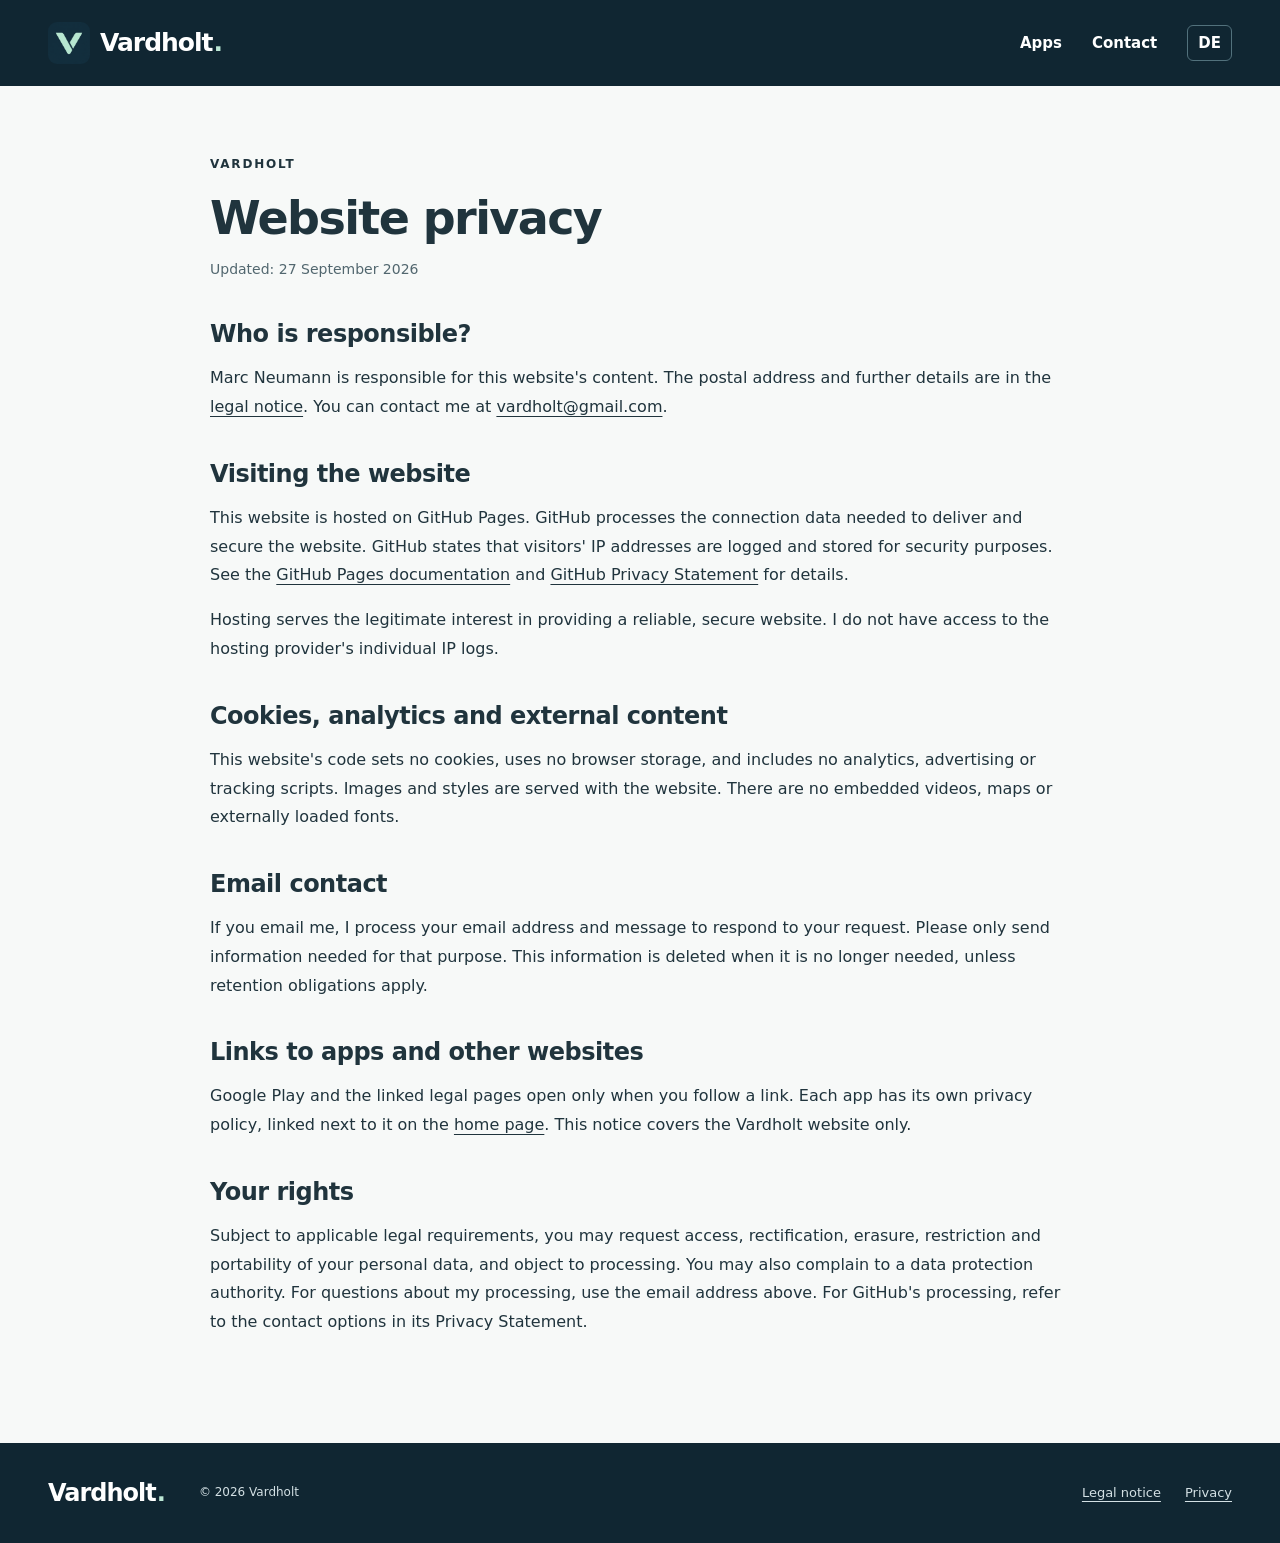
<file: en/privacy.html>
<!doctype html>
<html lang="en">
<head>
<meta charset="utf-8">
<meta name="robots" content="noindex, follow, noarchive">
<meta name="viewport" content="width=device-width, initial-scale=1">
<meta name="color-scheme" content="light">
<meta name="theme-color" content="#142d3a">
<meta name="description" content="How the Vardholt website handles personal data.">
<meta name="referrer" content="strict-origin-when-cross-origin">
<title>Website privacy — Vardholt</title>
<link rel="canonical" href="https://scorparc.github.io/en/privacy.html">
<link rel="alternate" hreflang="de" href="https://scorparc.github.io/privacy.html">
<link rel="alternate" hreflang="en" href="https://scorparc.github.io/en/privacy.html">
<link rel="icon" type="image/png" href="../assets/vardholt.png">
<link rel="stylesheet" href="../style.css">
<meta property="og:type" content="website">
<meta property="og:site_name" content="Vardholt">
<meta property="og:title" content="Website privacy — Vardholt">
<meta property="og:description" content="How the Vardholt website handles personal data.">
<meta property="og:url" content="https://scorparc.github.io/en/privacy.html">
</head>
<body>
<a class="skip-link" href="#main">Skip to content</a>
<header class="site-header"><div class="wrap header-inner">
<a class="brand" href="./" aria-label="Vardholt home"><img src="../assets/vardholt.png" width="42" height="42" alt="">Vardholt<span class="brand-dot" aria-hidden="true">.</span></a>
<nav aria-label="Main navigation"><a href="./#apps">Apps</a><a href="./#contact">Contact</a><a class="language" href="../privacy.html" lang="de" aria-label="Deutsch">DE</a></nav>
</div></header>
<main id="main" class="wrap legal-page"><p class="eyebrow">Vardholt</p><h1>Website privacy</h1><p class="legal-date">Updated: 27 September 2026</p>
<h2>Who is responsible?</h2><p>Marc Neumann is responsible for this website's content. The postal address and further details are in the <a href="https://scorparc.github.io/legal/impressum_en.html">legal notice</a>. You can contact me at <a href="mailto:vardholt@gmail.com">vardholt@gmail.com</a>.</p>
<h2>Visiting the website</h2><p>This website is hosted on GitHub Pages. GitHub processes the connection data needed to deliver and secure the website. GitHub states that visitors' IP addresses are logged and stored for security purposes. See the <a href="https://docs.github.com/en/pages/getting-started-with-github-pages/what-is-github-pages#data-collection">GitHub Pages documentation</a> and <a href="https://docs.github.com/en/site-policy/privacy-policies/github-general-privacy-statement">GitHub Privacy Statement</a> for details.</p><p>Hosting serves the legitimate interest in providing a reliable, secure website. I do not have access to the hosting provider's individual IP logs.</p>
<h2>Cookies, analytics and external content</h2><p>This website's code sets no cookies, uses no browser storage, and includes no analytics, advertising or tracking scripts. Images and styles are served with the website. There are no embedded videos, maps or externally loaded fonts.</p>
<h2>Email contact</h2><p>If you email me, I process your email address and message to respond to your request. Please only send information needed for that purpose. This information is deleted when it is no longer needed, unless retention obligations apply.</p>
<h2>Links to apps and other websites</h2><p>Google Play and the linked legal pages open only when you follow a link. Each app has its own privacy policy, linked next to it on the <a href="./#apps">home page</a>. This notice covers the Vardholt website only.</p>
<h2>Your rights</h2><p>Subject to applicable legal requirements, you may request access, rectification, erasure, restriction and portability of your personal data, and object to processing. You may also complain to a data protection authority. For questions about my processing, use the email address above. For GitHub's processing, refer to the contact options in its Privacy Statement.</p></main>
<footer class="site-footer"><div class="wrap footer-inner"><a class="brand footer-brand" href="./">Vardholt<span class="brand-dot" aria-hidden="true">.</span></a><p>© 2026 Vardholt</p><nav aria-label="Legal information"><a href="https://scorparc.github.io/legal/impressum_en.html">Legal notice</a><a href="#main">Privacy</a></nav></div></footer>
</body>
</html>
</file>
<file: style.css>
:root{--ink:#142d3a;--ink-deep:#102632;--mint:#bce8d5;--mint-light:#eaf5ef;--text:#20343d;--muted:#52676f;--paper:#f7f9f8;--line:#d9e4df}
*{box-sizing:border-box}html{scroll-behavior:smooth;scroll-padding-top:30px}body{margin:0;background:var(--paper);color:var(--text);font-family:system-ui,-apple-system,"Segoe UI",sans-serif;font-size:16px;line-height:1.6}a{color:inherit;text-underline-offset:4px}a:focus-visible{outline:3px solid #087b58;outline-offset:5px}img{display:block;max-width:100%;height:auto}.wrap{width:min(1184px,calc(100% - 80px));margin-inline:auto}.skip-link{position:absolute;top:-100px;left:16px;z-index:10;background:white;padding:12px}.skip-link:focus{top:8px}
.site-header{background:var(--ink-deep);color:#fff}.header-inner{min-height:86px;display:flex;align-items:center;justify-content:space-between;gap:20px}.brand{display:inline-flex;align-items:center;gap:10px;font-size:25px;font-weight:720;letter-spacing:-1px;text-decoration:none}.brand img{border-radius:9px}.brand-dot{color:var(--mint);margin-left:-9px}.site-header nav{display:flex;gap:30px;align-items:center}.site-header nav a{text-decoration:none;font-size:15px;font-weight:550}.site-header nav a:hover{text-decoration:underline}.language{padding:5px 10px;border:1px solid #52717c;border-radius:6px}
.hero{background:var(--ink);color:white;overflow:hidden}.hero-grid{display:grid;grid-template-columns:1.15fr .85fr;align-items:center;gap:52px;min-height:620px;padding-block:56px}.eyebrow{text-transform:uppercase;font-size:12px;letter-spacing:1.8px;font-weight:700;line-height:1.5;margin:0 0 18px}.hero .eyebrow{color:var(--mint)}h1,h2,h3,h4{line-height:1.08;letter-spacing:-1.6px;margin:0}h1{font-size:clamp(44px,4.5vw,65px);font-weight:720}.hero h1 span{color:var(--mint)}.hero-intro{max-width:510px;color:#d5e2e7;font-size:19px;line-height:1.65;margin:26px 0 30px}.button{display:inline-flex;align-items:center;justify-content:center;gap:26px;min-height:51px;padding:12px 21px;border-radius:7px;text-decoration:none;font-weight:650;font-size:15px;transition:transform .15s,background .15s}.button:hover{transform:translateY(-2px)}.button-mint{background:var(--mint);color:var(--ink-deep)}.button-mint:hover{background:#d7f4e6}.button-dark{background:var(--ink);color:#fff}.button-dark:hover{background:#244b5a}.hero-note{font-size:13px;color:#bed2d9;margin:23px 0 0}.hero-preview{min-height:490px;display:flex;align-items:center;justify-content:center;position:relative;padding-top:30px}.phone-screen{width:208px;border-radius:21px;border:7px solid #243d47;box-shadow:0 25px 55px #081c2670;transform:rotate(3deg)}.preview-tag{position:absolute;z-index:1;top:6px;left:0;display:flex;gap:12px;align-items:center;padding:14px 20px 14px 14px;border:1px solid #43616c;border-radius:12px;background:#24434e;box-shadow:0 12px 25px #0c222840}.preview-tag img{border-radius:8px}.preview-tag strong,.preview-tag span{display:block}.preview-tag strong{font-size:16px;line-height:1.4}.preview-tag span{font-size:12px;color:#d2e4e5}
.apps-section{padding-block:85px 72px}.section-heading{display:flex;justify-content:space-between;gap:30px;align-items:flex-end;margin-bottom:34px}.section-heading .eyebrow{color:#43705d;margin-bottom:10px}h2{font-size:clamp(29px,3vw,39px);font-weight:690}.section-heading>p{color:var(--muted);font-size:15px;margin:0;line-height:1.65}.featured-app{display:grid;grid-template-columns:1fr 1.35fr;gap:38px;background:var(--mint-light);padding:43px;border:1px solid #cddfd4;border-radius:15px;margin-bottom:24px}.featured-identity{display:flex;align-items:flex-start;gap:22px}.featured-identity img{width:90px;border-radius:20px}.featured-identity h3{font-size:34px;margin-top:13px}.category{color:#506660;font-size:12px;font-weight:650;letter-spacing:.35px;line-height:1.5}.featured-copy h4{font-size:25px;letter-spacing:-.6px;line-height:1.25}.featured-copy p{color:var(--muted);margin:14px 0 23px;max-width:510px}.app-links{display:flex;align-items:center;gap:20px;flex-wrap:wrap}.app-links>a:first-child{font-weight:650;text-decoration:none;font-size:14px}.app-links>a:first-child:not(.button):hover{text-decoration:underline}.app-links span{margin-left:5px}.privacy-link{font-size:12px;color:#52666f}.app-grid{display:grid;grid-template-columns:repeat(3,1fr);gap:23px}.app-card{background:white;border:1px solid var(--line);border-radius:14px;padding:28px;display:flex;flex-direction:column}.app-card-top{display:flex;justify-content:space-between;gap:16px;align-items:center}.app-card-top img{width:64px;flex:none;border-radius:14px}.app-card-top .category{max-width:150px;text-align:right}.app-card h3{font-size:24px;letter-spacing:-.65px;margin:24px 0 12px}.app-card p{font-size:15px;line-height:1.7;color:var(--muted);margin:0 0 26px}.app-card .app-links{margin-top:auto;justify-content:space-between;gap:10px;padding-top:18px;border-top:1px solid #edf0ee}.store-note{font-size:12px;color:#5c6e75;margin:24px 0 0}
.about-section{background:#e9efec;border-top:1px solid var(--line);border-bottom:1px solid var(--line)}.about-grid{display:grid;grid-template-columns:1fr 1.05fr;gap:80px;padding-block:65px}.about-grid .eyebrow{color:#526b60}.about-grid h2{line-height:1.17}.about-copy p{margin:0 0 18px;color:#425b64;font-size:16px}.about-copy p:last-child{margin:0}.contact-section{padding-block:68px;display:flex;align-items:center;justify-content:space-between;gap:35px}.contact-section .eyebrow{margin-bottom:12px}.contact-section p:not(.eyebrow){color:var(--muted);margin:20px 0 0}.contact-section .button{flex:none}.site-footer{background:var(--ink-deep);color:#d3e0e4}.footer-inner{display:flex;align-items:center;gap:34px;min-height:100px}.footer-brand{font-size:24px;color:white}.footer-inner p{font-size:12px;margin:0;flex:1}.footer-inner nav{display:flex;gap:24px;font-size:13px}.legal-page{max-width:860px;padding-block:68px 90px}.legal-page h1{font-size:46px}.legal-date{color:var(--muted);font-size:14px}.legal-page h2{font-size:24px;margin-top:40px;letter-spacing:-.5px}.legal-page p{line-height:1.8}.legal-page a{overflow-wrap:anywhere}
@media(max-width:1000px){.wrap{width:calc(100% - 48px)}.hero-grid{gap:20px;grid-template-columns:1.25fr .75fr}.hero h1{font-size:47px}.preview-tag{left:-15px}.app-grid{grid-template-columns:repeat(2,1fr)}.section-heading>p br{display:none}.section-heading>p{max-width:270px}.featured-app{grid-template-columns:1fr 1.25fr;padding:30px;gap:24px}.featured-identity{gap:15px}.featured-identity img{width:68px}.featured-identity h3{font-size:29px}.about-grid{gap:42px}}
@media(max-width:650px){html{scroll-padding-top:20px}.wrap{width:calc(100% - 40px)}.header-inner{min-height:74px;gap:14px}.brand{font-size:22px;gap:8px}.brand img{width:34px}.site-header nav{gap:16px}.site-header nav a{font-size:13px}.language{padding:3px 7px}.hero-grid{grid-template-columns:1fr;gap:28px;padding-block:44px 38px}.hero h1{font-size:clamp(38px,8.6vw,54px)}.hero-intro{font-size:17px;margin-top:22px}.hero-note{font-size:12px}.hero-preview{min-height:400px;padding-top:26px;max-width:320px;width:100%;margin-inline:auto}.phone-screen{width:170px}.preview-tag{top:0;left:0;padding:11px 14px 11px 11px}.preview-tag span{font-size:11px}.preview-tag strong{font-size:14px}.preview-tag img{width:35px}.apps-section{padding-block:51px 45px}.section-heading{display:block;margin-bottom:25px}.section-heading>p{max-width:none;margin-top:17px}.section-heading h2{font-size:30px}.featured-app{grid-template-columns:1fr;gap:27px;padding:25px}.featured-identity{align-items:center;gap:17px}.featured-identity img{width:64px;border-radius:14px}.featured-identity h3{margin-top:5px;font-size:29px}.featured-copy h4{font-size:24px}.featured-copy p{font-size:15px}.app-grid{grid-template-columns:1fr;gap:17px}.app-card{padding:25px}.app-card p{font-size:16px}.app-card h3{margin-top:21px}.about-grid{grid-template-columns:1fr;gap:24px;padding-block:46px}.about-grid h2{font-size:30px}.contact-section{padding-block:48px;display:block}.contact-section h2{font-size:30px}.contact-section .button{margin-top:25px}.contact-section br{display:none}.footer-inner{flex-wrap:wrap;gap:17px 25px;padding-block:28px}.footer-inner p{flex:auto}.footer-inner nav{width:100%;gap:22px}.legal-page{padding-block:42px 60px}.legal-page h1{font-size:36px;overflow-wrap:break-word}}
@media(max-width:360px){.header-inner{flex-wrap:wrap;padding-block:14px;gap:12px}.site-header nav{width:100%;justify-content:space-between}.brand{font-size:22px}}
@media(prefers-reduced-motion:reduce){html{scroll-behavior:auto}.button{transition:none}.button:hover{transform:none}}
</file>
